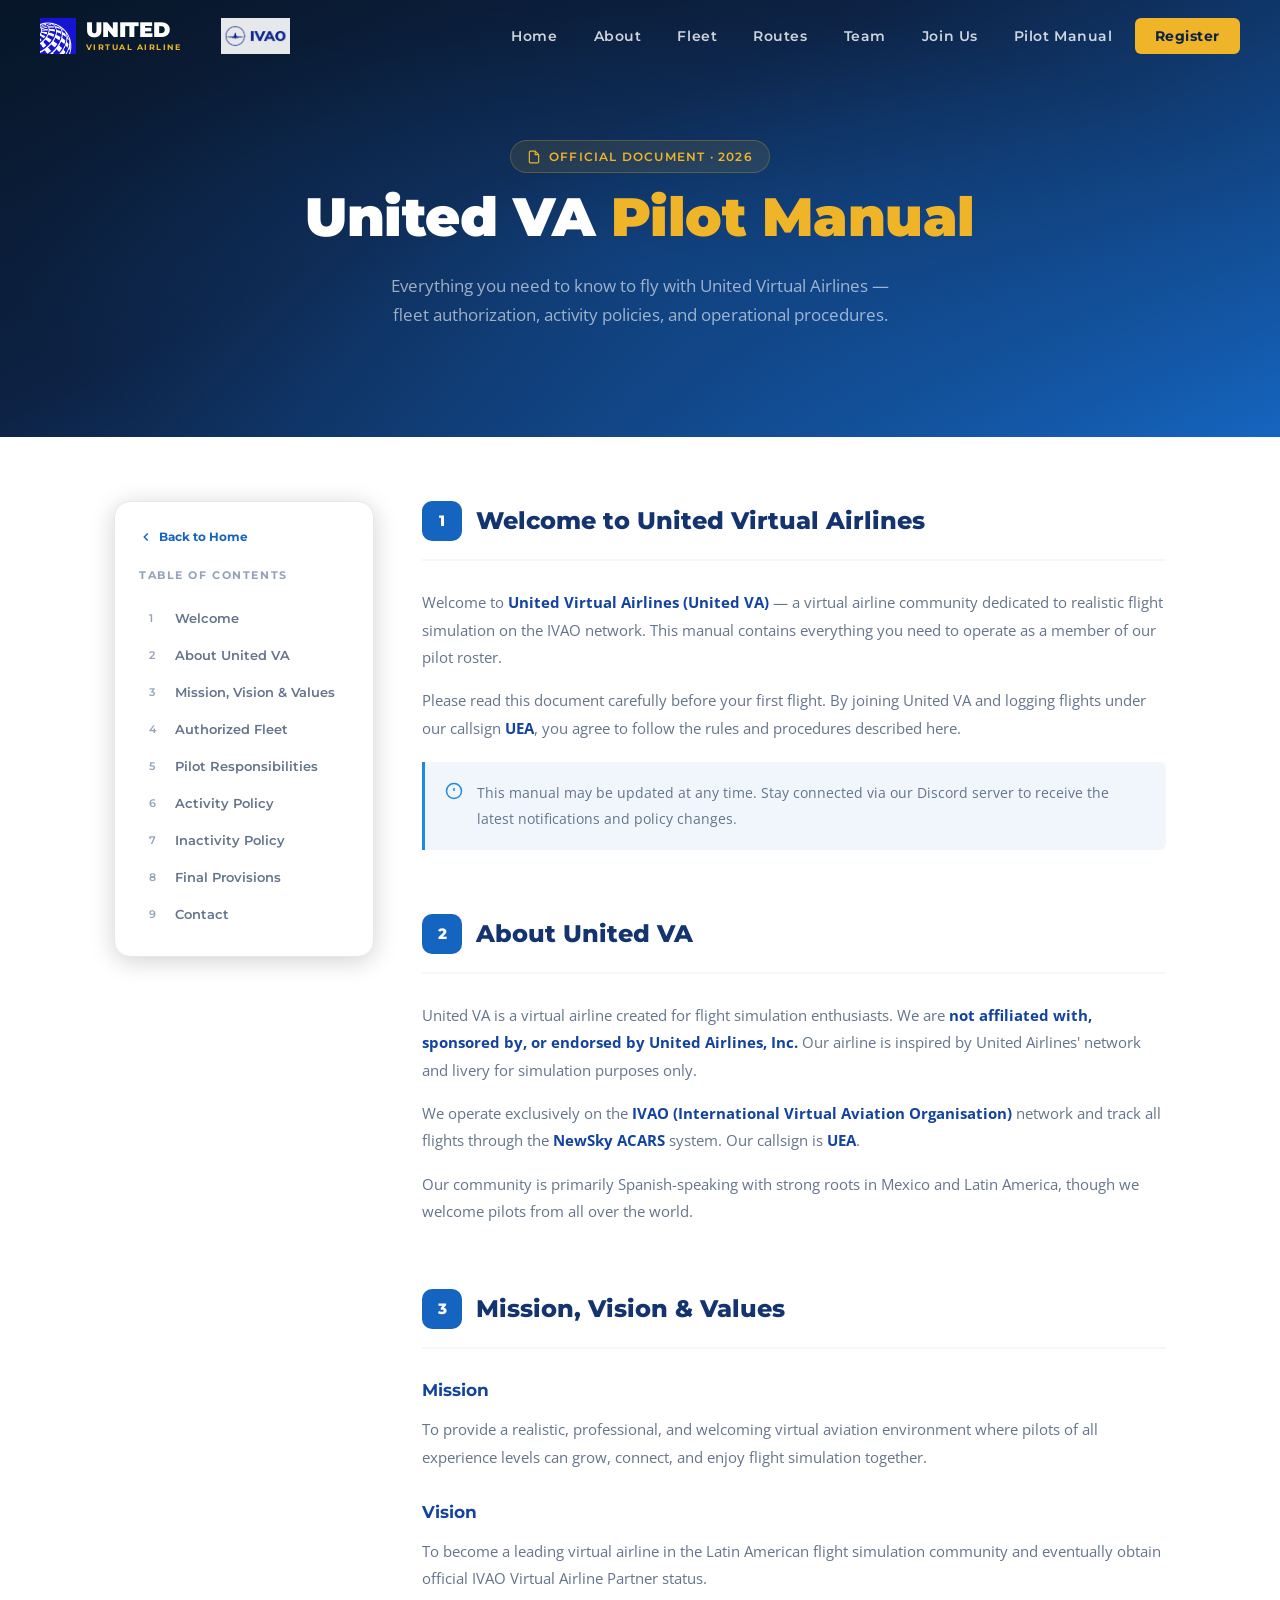
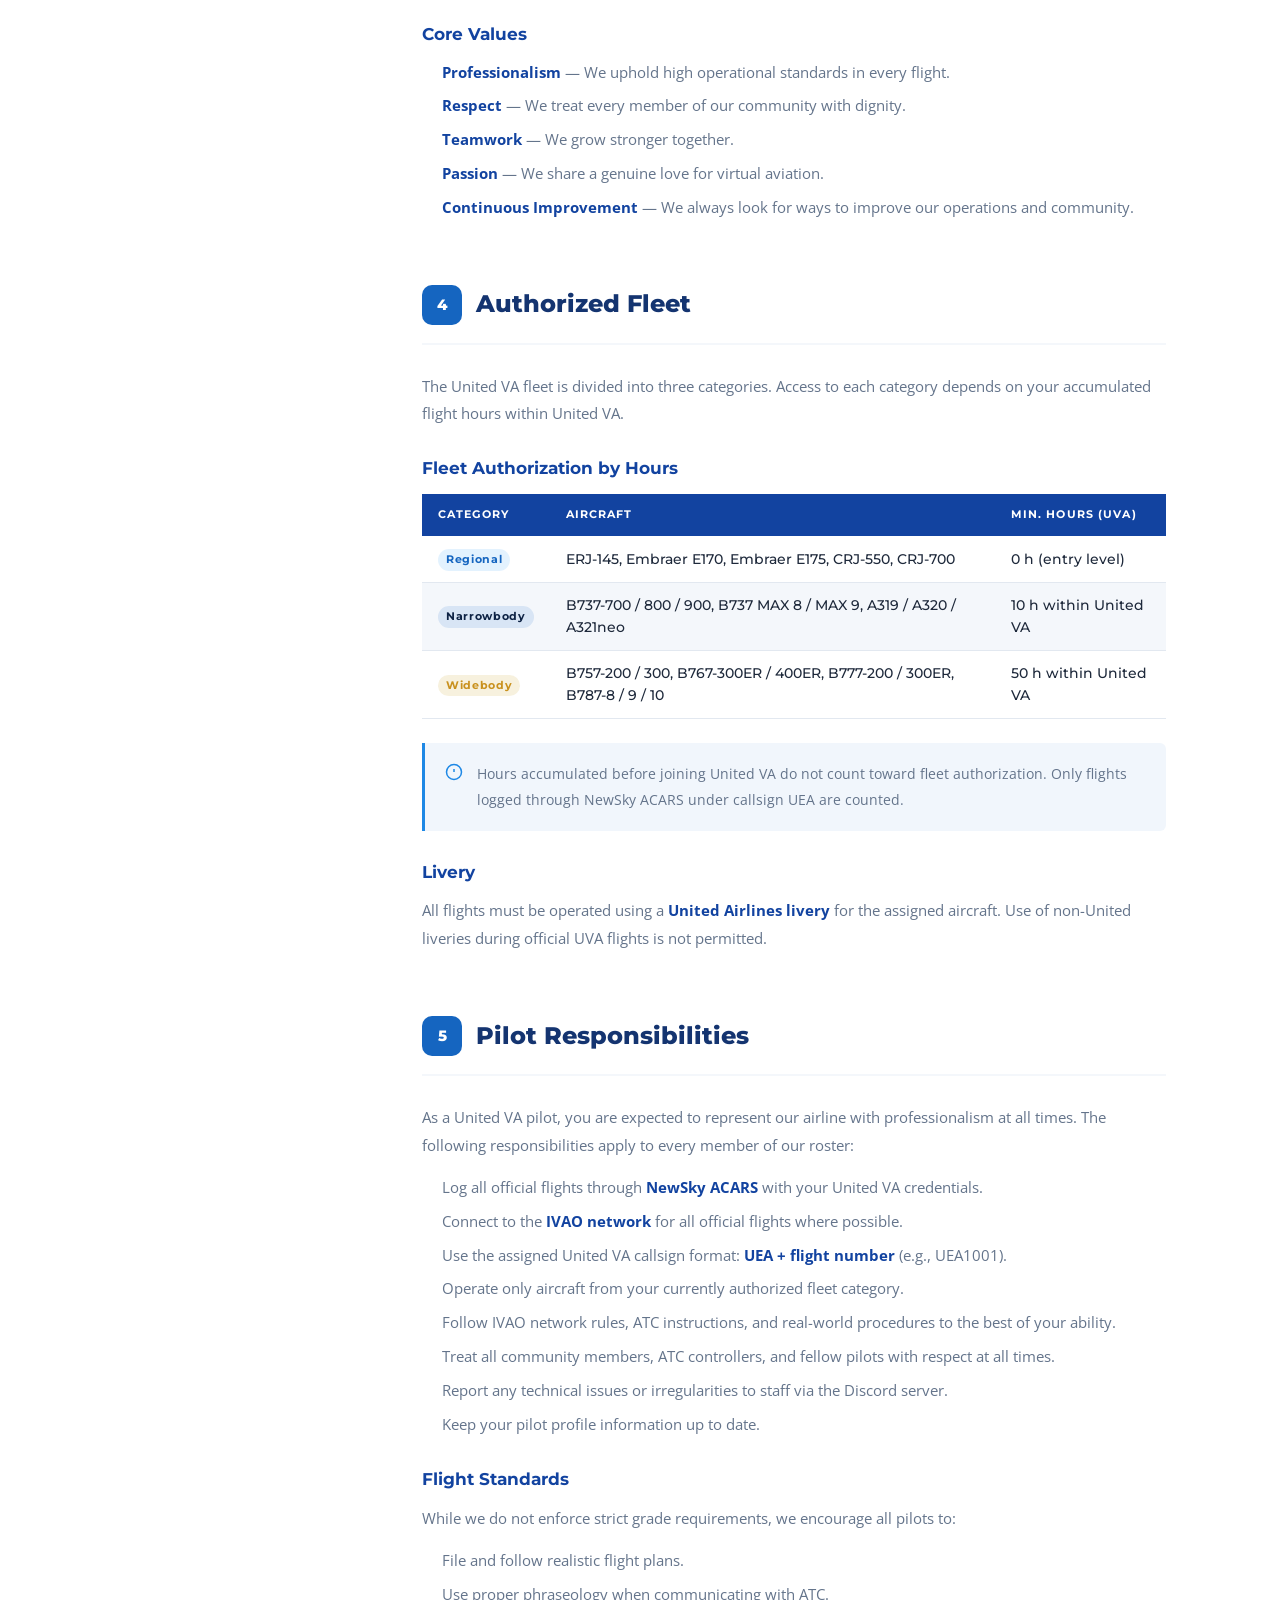
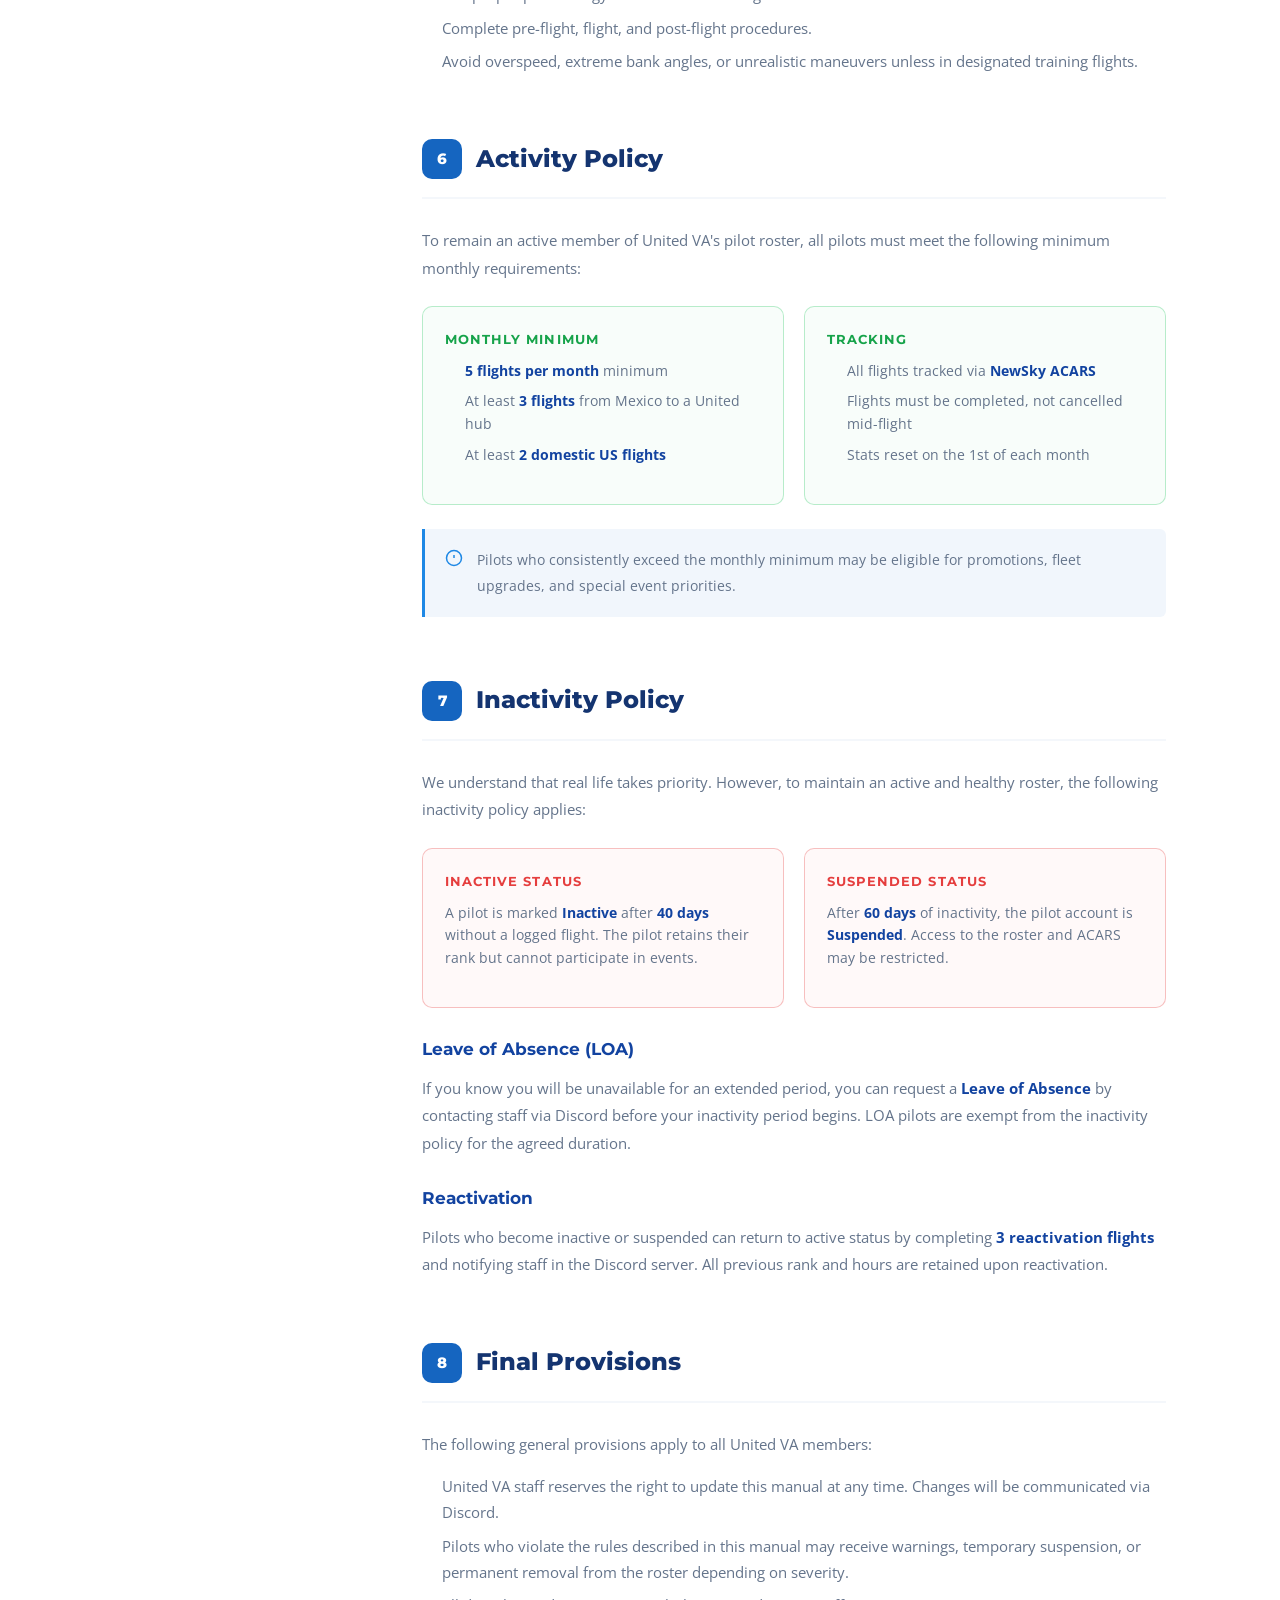
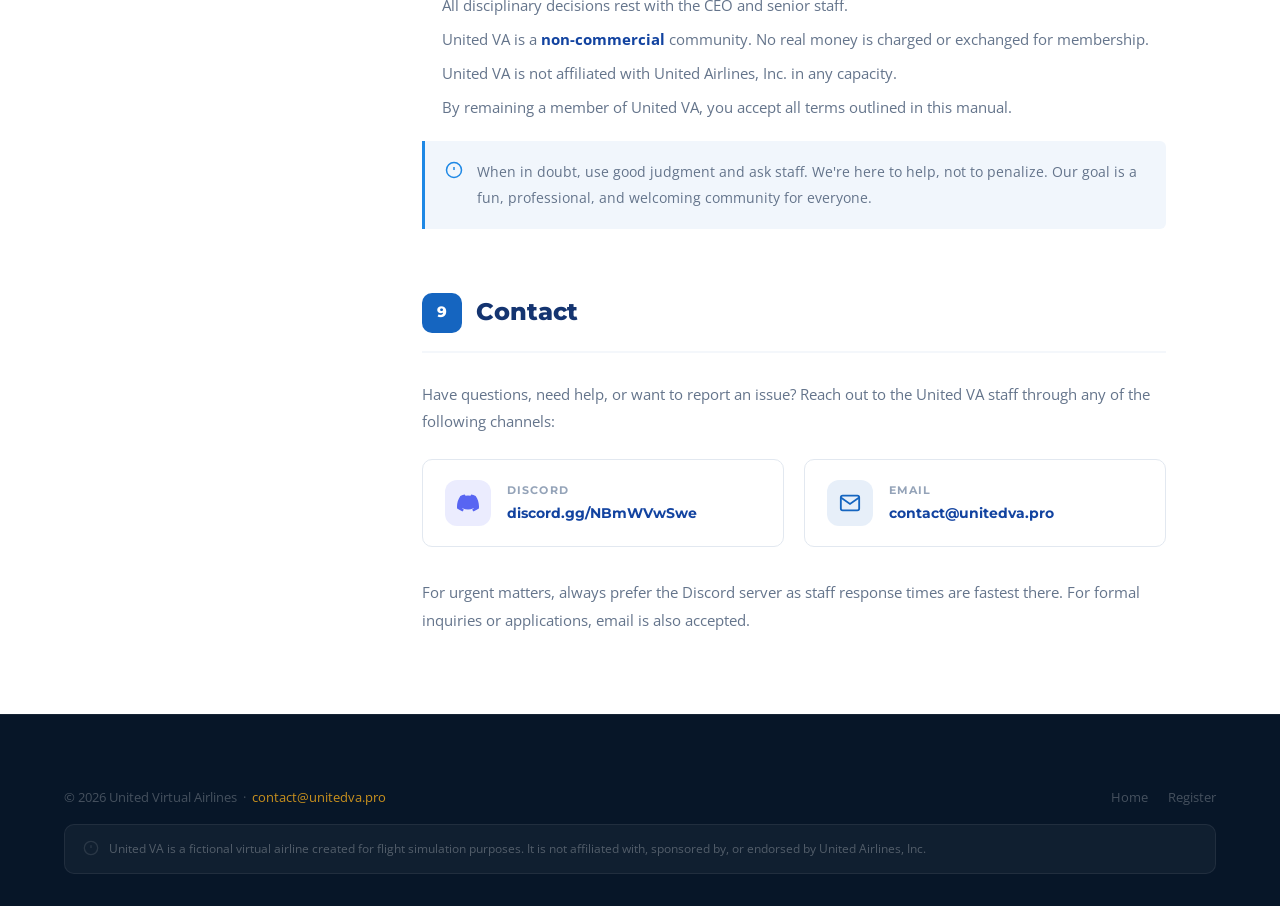
<file: manual.html>
<!DOCTYPE html>
<html lang="en">
<head>
  <meta charset="UTF-8" />
  <meta name="viewport" content="width=device-width, initial-scale=1.0" />
  <title>Pilot Manual — United VA</title>
  <meta name="description" content="United Virtual Airlines Pilot Manual — rules, fleet authorization, activity policy, and contact information." />
  <link rel="preconnect" href="https://fonts.googleapis.com" />
  <link rel="preconnect" href="https://fonts.gstatic.com" crossorigin />
  <link href="https://fonts.googleapis.com/css2?family=Montserrat:wght@300;400;600;700;800;900&family=Open+Sans:wght@300;400;600&display=swap" rel="stylesheet" />
  <link rel="stylesheet" href="css/style.css" />
  <style>
    /* ── Manual page overrides ── */
    .manual-hero {
      background: linear-gradient(155deg, #071628 0%, #0d2244 40%, #1565c0 100%);
      padding: 140px 0 80px;
      text-align: center;
      position: relative;
      overflow: hidden;
    }
    .manual-hero::before {
      content: '';
      position: absolute;
      inset: 0;
      background: radial-gradient(ellipse at 50% 60%, rgba(21,101,192,0.3) 0%, transparent 70%);
    }
    .manual-hero-content { position: relative; z-index: 1; }
    .manual-hero h1 {
      font-family: var(--font-head);
      font-size: clamp(2.2rem, 5vw, 3.4rem);
      font-weight: 900;
      color: var(--white);
      margin-bottom: 12px;
      letter-spacing: -0.01em;
    }
    .manual-hero p {
      font-size: 1.05rem;
      color: rgba(255,255,255,0.6);
      max-width: 520px;
      margin: 0 auto 28px;
      line-height: 1.7;
    }
    .manual-version {
      display: inline-flex;
      align-items: center;
      gap: 8px;
      font-family: var(--font-head);
      font-size: 0.75rem;
      font-weight: 600;
      letter-spacing: 0.1em;
      text-transform: uppercase;
      color: var(--gold);
      background: rgba(201,162,39,0.12);
      border: 1px solid rgba(201,162,39,0.3);
      padding: 6px 16px;
      border-radius: 40px;
    }

    /* ── Layout ── */
    .manual-layout {
      display: grid;
      grid-template-columns: 260px 1fr;
      gap: 48px;
      max-width: 1100px;
      margin: 0 auto;
      padding: 64px 24px;
      align-items: start;
    }

    /* ── Sidebar TOC ── */
    .manual-toc {
      position: sticky;
      top: 88px;
      background: var(--white);
      border: 1px solid var(--gray-200);
      border-radius: var(--radius-lg);
      padding: 24px;
      box-shadow: var(--shadow-card);
    }
    .toc-title {
      font-family: var(--font-head);
      font-size: 0.7rem;
      font-weight: 700;
      letter-spacing: 0.14em;
      text-transform: uppercase;
      color: var(--gray-400);
      margin-bottom: 16px;
    }
    .toc-list { display: flex; flex-direction: column; gap: 2px; }
    .toc-list a {
      display: flex;
      align-items: center;
      gap: 8px;
      font-family: var(--font-head);
      font-size: 0.82rem;
      font-weight: 600;
      color: var(--gray-600);
      padding: 7px 10px;
      border-radius: var(--radius-sm);
      transition: background var(--transition), color var(--transition);
      text-decoration: none;
    }
    .toc-list a:hover {
      background: rgba(21,101,192,0.07);
      color: var(--navy-500);
    }
    .toc-num {
      font-size: 0.68rem;
      color: var(--gray-400);
      min-width: 18px;
    }
    .toc-back {
      display: inline-flex;
      align-items: center;
      gap: 6px;
      font-family: var(--font-head);
      font-size: 0.78rem;
      font-weight: 700;
      color: var(--navy-500);
      margin-bottom: 20px;
      text-decoration: none;
      transition: color var(--transition);
    }
    .toc-back:hover { color: var(--navy-400); }

    /* ── Manual content ── */
    .manual-content { min-width: 0; }

    .manual-section {
      margin-bottom: 64px;
    }

    .manual-section:last-child { margin-bottom: 0; }

    .ms-header {
      display: flex;
      align-items: center;
      gap: 14px;
      margin-bottom: 28px;
      padding-bottom: 18px;
      border-bottom: 2px solid var(--off-white);
    }

    .ms-num {
      flex-shrink: 0;
      width: 40px;
      height: 40px;
      border-radius: 10px;
      background: var(--navy-500);
      color: var(--white);
      font-family: var(--font-head);
      font-size: 0.95rem;
      font-weight: 800;
      display: flex;
      align-items: center;
      justify-content: center;
    }

    .ms-header h2 {
      font-family: var(--font-head);
      font-size: 1.5rem;
      font-weight: 800;
      color: var(--navy-700);
      line-height: 1.2;
    }

    .manual-content p {
      font-size: 0.95rem;
      color: var(--gray-600);
      line-height: 1.8;
      margin-bottom: 16px;
    }

    .manual-content h3 {
      font-family: var(--font-head);
      font-size: 1.05rem;
      font-weight: 700;
      color: var(--navy-600);
      margin: 28px 0 12px;
    }

    .manual-content ul, .manual-content ol {
      padding-left: 20px;
      margin-bottom: 16px;
      display: flex;
      flex-direction: column;
      gap: 8px;
    }

    .manual-content li {
      font-size: 0.95rem;
      color: var(--gray-600);
      line-height: 1.7;
    }

    .manual-content strong { color: var(--navy-600); font-weight: 700; }

    /* ── Fleet table ── */
    .fleet-table {
      width: 100%;
      border-collapse: collapse;
      margin-bottom: 24px;
      font-size: 0.9rem;
    }
    .fleet-table th {
      font-family: var(--font-head);
      font-size: 0.7rem;
      font-weight: 700;
      letter-spacing: 0.1em;
      text-transform: uppercase;
      color: var(--white);
      background: var(--navy-600);
      padding: 12px 16px;
      text-align: left;
    }
    .fleet-table td {
      padding: 11px 16px;
      border-bottom: 1px solid var(--gray-200);
      color: var(--gray-800);
      font-family: var(--font-head);
      font-size: 0.88rem;
      font-weight: 500;
    }
    .fleet-table tr:nth-child(even) td { background: var(--off-white); }
    .fleet-table tr:hover td { background: rgba(21,101,192,0.04); }
    .fleet-table .badge-fleet {
      display: inline-block;
      font-size: 0.68rem;
      font-weight: 700;
      letter-spacing: 0.06em;
      padding: 2px 8px;
      border-radius: 12px;
      font-family: var(--font-head);
    }
    .badge-fleet.regional  { background: rgba(66,165,245,0.15); color: #1565c0; }
    .badge-fleet.narrow    { background: rgba(21,101,192,0.12); color: #0d2244; }
    .badge-fleet.wide      { background: rgba(201,162,39,0.15); color: #c9911e; }

    /* ── Policy cards ── */
    .policy-grid {
      display: grid;
      grid-template-columns: 1fr 1fr;
      gap: 20px;
      margin: 24px 0;
    }
    .policy-card {
      background: var(--white);
      border: 1.5px solid var(--gray-200);
      border-radius: var(--radius);
      padding: 22px;
    }
    .policy-card.warn { border-color: rgba(229,62,62,0.3); background: rgba(229,62,62,0.03); }
    .policy-card.ok   { border-color: rgba(34,197,94,0.3); background: rgba(34,197,94,0.03); }
    .policy-card h4 {
      font-family: var(--font-head);
      font-size: 0.82rem;
      font-weight: 700;
      letter-spacing: 0.08em;
      text-transform: uppercase;
      margin-bottom: 10px;
    }
    .policy-card.warn h4 { color: #e53e3e; }
    .policy-card.ok h4   { color: #16a34a; }
    .policy-card p, .policy-card li {
      font-size: 0.88rem;
      color: var(--gray-600);
      line-height: 1.6;
    }

    /* ── Info callout ── */
    .callout {
      display: flex;
      gap: 14px;
      background: rgba(21,101,192,0.06);
      border-left: 3px solid var(--navy-400);
      border-radius: 0 var(--radius-sm) var(--radius-sm) 0;
      padding: 18px 20px;
      margin: 20px 0;
    }
    .callout svg { flex-shrink: 0; color: var(--navy-400); margin-top: 2px; }
    .callout p { margin: 0; font-size: 0.9rem; }

    /* ── Contact section ── */
    .contact-grid {
      display: grid;
      grid-template-columns: 1fr 1fr;
      gap: 20px;
      margin-top: 24px;
    }
    .contact-card {
      display: flex;
      align-items: center;
      gap: 16px;
      background: var(--white);
      border: 1.5px solid var(--gray-200);
      border-radius: var(--radius);
      padding: 20px 22px;
      text-decoration: none;
      transition: border-color var(--transition), box-shadow var(--transition);
    }
    .contact-card:hover {
      border-color: rgba(21,101,192,0.3);
      box-shadow: 0 4px 16px rgba(21,101,192,0.08);
    }
    .cc-icon {
      width: 46px;
      height: 46px;
      border-radius: 12px;
      display: flex;
      align-items: center;
      justify-content: center;
      flex-shrink: 0;
    }
    .cc-icon.discord { background: rgba(88,101,242,0.12); color: #5865f2; }
    .cc-icon.email   { background: rgba(21,101,192,0.1); color: var(--navy-500); }
    .cc-text { display: flex; flex-direction: column; gap: 2px; }
    .cc-label {
      font-family: var(--font-head);
      font-size: 0.7rem;
      font-weight: 700;
      letter-spacing: 0.1em;
      text-transform: uppercase;
      color: var(--gray-400);
    }
    .cc-value {
      font-family: var(--font-head);
      font-size: 0.9rem;
      font-weight: 700;
      color: var(--navy-600);
    }

    /* ── Responsive ── */
    @media (max-width: 900px) {
      .manual-layout { grid-template-columns: 1fr; padding: 40px 24px; }
      .manual-toc { position: static; margin-bottom: 32px; }
      .policy-grid, .contact-grid { grid-template-columns: 1fr; }
    }
    @media (max-width: 600px) {
      .fleet-table { font-size: 0.82rem; }
      .fleet-table th, .fleet-table td { padding: 9px 12px; }
    }
  </style>
</head>
<body>

  <!-- ─── NAVBAR ─── -->
  <nav id="navbar">
    <div class="nav-container">
      <a href="index.html" class="nav-logo">
        <img src="images/ua-logo.png" alt="United Airlines" class="ua-logo-img"
             width="36" height="36"
             onerror="this.style.display='none'">
        <div class="logo-text-group">
          <span class="logo-airline">UNITED</span>
          <span class="logo-va-tag">VIRTUAL AIRLINE</span>
        </div>
      </a>

      <a href="https://ivao.aero" target="_blank" rel="noopener" class="nav-ivao-badge" aria-label="Fly on IVAO">
        <img src="images/logos/ivao-logo.jpeg" alt="IVAO" height="36" style="object-fit:contain; width:auto;">
      </a>

      <button class="hamburger" id="hamburger" aria-label="Toggle navigation">
        <span></span><span></span><span></span>
      </button>

      <ul class="nav-links" id="navLinks">
        <li><a href="index.html#home"    class="nav-link">Home</a></li>
        <li><a href="index.html#welcome" class="nav-link">About</a></li>
        <li><a href="index.html#fleet"   class="nav-link">Fleet</a></li>
        <li><a href="index.html#routes"  class="nav-link">Routes</a></li>
        <li><a href="index.html#team"    class="nav-link">Team</a></li>
        <li><a href="index.html#newsky"  class="nav-link">Join Us</a></li>
        <li><a href="manual.html"        class="nav-link active">Pilot Manual</a></li>
        <li><a href="index.html#register" class="btn-join">Register</a></li>
      </ul>
    </div>
  </nav>

  <!-- ─── HERO ─── -->
  <div class="manual-hero">
    <div class="manual-hero-content container">
      <span class="manual-version">
        <svg width="14" height="14" viewBox="0 0 24 24" fill="none" stroke="currentColor" stroke-width="2"><path d="M14 2H6a2 2 0 0 0-2 2v16a2 2 0 0 0 2 2h12a2 2 0 0 0 2-2V8z"/><polyline points="14 2 14 8 20 8"/></svg>
        Official Document · 2026
      </span>
      <h1>United VA <span class="gold">Pilot Manual</span></h1>
      <p>Everything you need to know to fly with United Virtual Airlines — fleet authorization, activity policies, and operational procedures.</p>
    </div>
  </div>

  <!-- ─── CONTENT ─── -->
  <div class="manual-layout">

    <!-- Sidebar TOC -->
    <aside class="manual-toc">
      <a href="index.html" class="toc-back">
        <svg width="14" height="14" viewBox="0 0 24 24" fill="none" stroke="currentColor" stroke-width="2.5"><polyline points="15 18 9 12 15 6"/></svg>
        Back to Home
      </a>
      <p class="toc-title">Table of Contents</p>
      <nav class="toc-list">
        <a href="#welcome"><span class="toc-num">1</span>Welcome</a>
        <a href="#about"><span class="toc-num">2</span>About United VA</a>
        <a href="#mission"><span class="toc-num">3</span>Mission, Vision &amp; Values</a>
        <a href="#fleet"><span class="toc-num">4</span>Authorized Fleet</a>
        <a href="#responsibilities"><span class="toc-num">5</span>Pilot Responsibilities</a>
        <a href="#activity"><span class="toc-num">6</span>Activity Policy</a>
        <a href="#inactivity"><span class="toc-num">7</span>Inactivity Policy</a>
        <a href="#provisions"><span class="toc-num">8</span>Final Provisions</a>
        <a href="#contact"><span class="toc-num">9</span>Contact</a>
      </nav>
    </aside>

    <!-- Main content -->
    <main class="manual-content">

      <!-- 1. Welcome -->
      <section class="manual-section" id="welcome">
        <div class="ms-header">
          <div class="ms-num">1</div>
          <h2>Welcome to United Virtual Airlines</h2>
        </div>
        <p>Welcome to <strong>United Virtual Airlines (United VA)</strong> — a virtual airline community dedicated to realistic flight simulation on the IVAO network. This manual contains everything you need to operate as a member of our pilot roster.</p>
        <p>Please read this document carefully before your first flight. By joining United VA and logging flights under our callsign <strong>UEA</strong>, you agree to follow the rules and procedures described here.</p>
        <div class="callout">
          <svg width="18" height="18" viewBox="0 0 24 24" fill="none" stroke="currentColor" stroke-width="2"><circle cx="12" cy="12" r="10"/><line x1="12" y1="8" x2="12" y2="12"/><line x1="12" y1="16" x2="12.01" y2="16"/></svg>
          <p>This manual may be updated at any time. Stay connected via our Discord server to receive the latest notifications and policy changes.</p>
        </div>
      </section>

      <!-- 2. About -->
      <section class="manual-section" id="about">
        <div class="ms-header">
          <div class="ms-num">2</div>
          <h2>About United VA</h2>
        </div>
        <p>United VA is a virtual airline created for flight simulation enthusiasts. We are <strong>not affiliated with, sponsored by, or endorsed by United Airlines, Inc.</strong> Our airline is inspired by United Airlines' network and livery for simulation purposes only.</p>
        <p>We operate exclusively on the <strong>IVAO (International Virtual Aviation Organisation)</strong> network and track all flights through the <strong>NewSky ACARS</strong> system. Our callsign is <strong>UEA</strong>.</p>
        <p>Our community is primarily Spanish-speaking with strong roots in Mexico and Latin America, though we welcome pilots from all over the world.</p>
      </section>

      <!-- 3. Mission, Vision & Values -->
      <section class="manual-section" id="mission">
        <div class="ms-header">
          <div class="ms-num">3</div>
          <h2>Mission, Vision &amp; Values</h2>
        </div>

        <h3>Mission</h3>
        <p>To provide a realistic, professional, and welcoming virtual aviation environment where pilots of all experience levels can grow, connect, and enjoy flight simulation together.</p>

        <h3>Vision</h3>
        <p>To become a leading virtual airline in the Latin American flight simulation community and eventually obtain official IVAO Virtual Airline Partner status.</p>

        <h3>Core Values</h3>
        <ul>
          <li><strong>Professionalism</strong> — We uphold high operational standards in every flight.</li>
          <li><strong>Respect</strong> — We treat every member of our community with dignity.</li>
          <li><strong>Teamwork</strong> — We grow stronger together.</li>
          <li><strong>Passion</strong> — We share a genuine love for virtual aviation.</li>
          <li><strong>Continuous Improvement</strong> — We always look for ways to improve our operations and community.</li>
        </ul>
      </section>

      <!-- 4. Fleet -->
      <section class="manual-section" id="fleet">
        <div class="ms-header">
          <div class="ms-num">4</div>
          <h2>Authorized Fleet</h2>
        </div>
        <p>The United VA fleet is divided into three categories. Access to each category depends on your accumulated flight hours within United VA.</p>

        <h3>Fleet Authorization by Hours</h3>

        <table class="fleet-table">
          <thead>
            <tr>
              <th>Category</th>
              <th>Aircraft</th>
              <th>Min. Hours (UVA)</th>
            </tr>
          </thead>
          <tbody>
            <tr>
              <td><span class="badge-fleet regional">Regional</span></td>
              <td>ERJ-145, Embraer E170, Embraer E175, CRJ-550, CRJ-700</td>
              <td>0 h (entry level)</td>
            </tr>
            <tr>
              <td><span class="badge-fleet narrow">Narrowbody</span></td>
              <td>B737-700 / 800 / 900, B737 MAX 8 / MAX 9, A319 / A320 / A321neo</td>
              <td>10 h within United VA</td>
            </tr>
            <tr>
              <td><span class="badge-fleet wide">Widebody</span></td>
              <td>B757-200 / 300, B767-300ER / 400ER, B777-200 / 300ER, B787-8 / 9 / 10</td>
              <td>50 h within United VA</td>
            </tr>
          </tbody>
        </table>

        <div class="callout">
          <svg width="18" height="18" viewBox="0 0 24 24" fill="none" stroke="currentColor" stroke-width="2"><circle cx="12" cy="12" r="10"/><line x1="12" y1="8" x2="12" y2="12"/><line x1="12" y1="16" x2="12.01" y2="16"/></svg>
          <p>Hours accumulated before joining United VA do not count toward fleet authorization. Only flights logged through NewSky ACARS under callsign UEA are counted.</p>
        </div>

        <h3>Livery</h3>
        <p>All flights must be operated using a <strong>United Airlines livery</strong> for the assigned aircraft. Use of non-United liveries during official UVA flights is not permitted.</p>
      </section>

      <!-- 5. Pilot Responsibilities -->
      <section class="manual-section" id="responsibilities">
        <div class="ms-header">
          <div class="ms-num">5</div>
          <h2>Pilot Responsibilities</h2>
        </div>
        <p>As a United VA pilot, you are expected to represent our airline with professionalism at all times. The following responsibilities apply to every member of our roster:</p>

        <ul>
          <li>Log all official flights through <strong>NewSky ACARS</strong> with your United VA credentials.</li>
          <li>Connect to the <strong>IVAO network</strong> for all official flights where possible.</li>
          <li>Use the assigned United VA callsign format: <strong>UEA + flight number</strong> (e.g., UEA1001).</li>
          <li>Operate only aircraft from your currently authorized fleet category.</li>
          <li>Follow IVAO network rules, ATC instructions, and real-world procedures to the best of your ability.</li>
          <li>Treat all community members, ATC controllers, and fellow pilots with respect at all times.</li>
          <li>Report any technical issues or irregularities to staff via the Discord server.</li>
          <li>Keep your pilot profile information up to date.</li>
        </ul>

        <h3>Flight Standards</h3>
        <p>While we do not enforce strict grade requirements, we encourage all pilots to:</p>
        <ul>
          <li>File and follow realistic flight plans.</li>
          <li>Use proper phraseology when communicating with ATC.</li>
          <li>Complete pre-flight, flight, and post-flight procedures.</li>
          <li>Avoid overspeed, extreme bank angles, or unrealistic maneuvers unless in designated training flights.</li>
        </ul>
      </section>

      <!-- 6. Activity Policy -->
      <section class="manual-section" id="activity">
        <div class="ms-header">
          <div class="ms-num">6</div>
          <h2>Activity Policy</h2>
        </div>
        <p>To remain an active member of United VA's pilot roster, all pilots must meet the following minimum monthly requirements:</p>

        <div class="policy-grid">
          <div class="policy-card ok">
            <h4>Monthly Minimum</h4>
            <ul>
              <li><strong>5 flights per month</strong> minimum</li>
              <li>At least <strong>3 flights</strong> from Mexico to a United hub</li>
              <li>At least <strong>2 domestic US flights</strong></li>
            </ul>
          </div>
          <div class="policy-card ok">
            <h4>Tracking</h4>
            <ul>
              <li>All flights tracked via <strong>NewSky ACARS</strong></li>
              <li>Flights must be completed, not cancelled mid-flight</li>
              <li>Stats reset on the 1st of each month</li>
            </ul>
          </div>
        </div>

        <div class="callout">
          <svg width="18" height="18" viewBox="0 0 24 24" fill="none" stroke="currentColor" stroke-width="2"><circle cx="12" cy="12" r="10"/><line x1="12" y1="8" x2="12" y2="12"/><line x1="12" y1="16" x2="12.01" y2="16"/></svg>
          <p>Pilots who consistently exceed the monthly minimum may be eligible for promotions, fleet upgrades, and special event priorities.</p>
        </div>
      </section>

      <!-- 7. Inactivity Policy -->
      <section class="manual-section" id="inactivity">
        <div class="ms-header">
          <div class="ms-num">7</div>
          <h2>Inactivity Policy</h2>
        </div>
        <p>We understand that real life takes priority. However, to maintain an active and healthy roster, the following inactivity policy applies:</p>

        <div class="policy-grid">
          <div class="policy-card warn">
            <h4>Inactive Status</h4>
            <p>A pilot is marked <strong>Inactive</strong> after <strong>40 days</strong> without a logged flight. The pilot retains their rank but cannot participate in events.</p>
          </div>
          <div class="policy-card warn">
            <h4>Suspended Status</h4>
            <p>After <strong>60 days</strong> of inactivity, the pilot account is <strong>Suspended</strong>. Access to the roster and ACARS may be restricted.</p>
          </div>
        </div>

        <h3>Leave of Absence (LOA)</h3>
        <p>If you know you will be unavailable for an extended period, you can request a <strong>Leave of Absence</strong> by contacting staff via Discord before your inactivity period begins. LOA pilots are exempt from the inactivity policy for the agreed duration.</p>

        <h3>Reactivation</h3>
        <p>Pilots who become inactive or suspended can return to active status by completing <strong>3 reactivation flights</strong> and notifying staff in the Discord server. All previous rank and hours are retained upon reactivation.</p>
      </section>

      <!-- 8. Final Provisions -->
      <section class="manual-section" id="provisions">
        <div class="ms-header">
          <div class="ms-num">8</div>
          <h2>Final Provisions</h2>
        </div>
        <p>The following general provisions apply to all United VA members:</p>

        <ul>
          <li>United VA staff reserves the right to update this manual at any time. Changes will be communicated via Discord.</li>
          <li>Pilots who violate the rules described in this manual may receive warnings, temporary suspension, or permanent removal from the roster depending on severity.</li>
          <li>All disciplinary decisions rest with the CEO and senior staff.</li>
          <li>United VA is a <strong>non-commercial</strong> community. No real money is charged or exchanged for membership.</li>
          <li>United VA is not affiliated with United Airlines, Inc. in any capacity.</li>
          <li>By remaining a member of United VA, you accept all terms outlined in this manual.</li>
        </ul>

        <div class="callout">
          <svg width="18" height="18" viewBox="0 0 24 24" fill="none" stroke="currentColor" stroke-width="2"><circle cx="12" cy="12" r="10"/><line x1="12" y1="8" x2="12" y2="12"/><line x1="12" y1="16" x2="12.01" y2="16"/></svg>
          <p>When in doubt, use good judgment and ask staff. We're here to help, not to penalize. Our goal is a fun, professional, and welcoming community for everyone.</p>
        </div>
      </section>

      <!-- 9. Contact -->
      <section class="manual-section" id="contact">
        <div class="ms-header">
          <div class="ms-num">9</div>
          <h2>Contact</h2>
        </div>
        <p>Have questions, need help, or want to report an issue? Reach out to the United VA staff through any of the following channels:</p>

        <div class="contact-grid">
          <a href="https://discord.gg/NBmWVwSwe" target="_blank" rel="noopener" class="contact-card">
            <div class="cc-icon discord">
              <svg width="22" height="22" viewBox="0 0 24 24" fill="currentColor"><path d="M20.317 4.37a19.791 19.791 0 0 0-4.885-1.515.074.074 0 0 0-.079.037c-.21.375-.444.864-.608 1.25a18.27 18.27 0 0 0-5.487 0 12.64 12.64 0 0 0-.617-1.25.077.077 0 0 0-.079-.037A19.736 19.736 0 0 0 3.677 4.37a.07.07 0 0 0-.032.027C.533 9.046-.32 13.58.099 18.057.1 18.08.114 18.1.134 18.117a19.9 19.9 0 0 0 5.993 3.03.078.078 0 0 0 .084-.028c.462-.63.874-1.295 1.226-1.994a.076.076 0 0 0-.041-.106 13.107 13.107 0 0 1-1.872-.892.077.077 0 0 1-.008-.128 10.2 10.2 0 0 0 .372-.292.074.074 0 0 1 .077-.01c3.928 1.793 8.18 1.793 12.062 0a.074.074 0 0 1 .078.01c.12.098.246.198.373.292a.077.077 0 0 1-.006.127 12.299 12.299 0 0 1-1.873.892.077.077 0 0 0-.041.107c.36.698.772 1.362 1.225 1.993a.076.076 0 0 0 .084.028 19.839 19.839 0 0 0 6.002-3.03.077.077 0 0 0 .032-.054c.5-5.177-.838-9.674-3.549-13.66a.061.061 0 0 0-.031-.03z"/></svg>
            </div>
            <div class="cc-text">
              <span class="cc-label">Discord</span>
              <span class="cc-value">discord.gg/NBmWVwSwe</span>
            </div>
          </a>
          <a href="mailto:contact@unitedva.pro" class="contact-card">
            <div class="cc-icon email">
              <svg width="22" height="22" viewBox="0 0 24 24" fill="none" stroke="currentColor" stroke-width="2"><path d="M4 4h16c1.1 0 2 .9 2 2v12c0 1.1-.9 2-2 2H4c-1.1 0-2-.9-2-2V6c0-1.1.9-2 2-2z"/><polyline points="22,6 12,13 2,6"/></svg>
            </div>
            <div class="cc-text">
              <span class="cc-label">Email</span>
              <span class="cc-value">contact@unitedva.pro</span>
            </div>
          </a>
        </div>

        <p style="margin-top:32px;">For urgent matters, always prefer the Discord server as staff response times are fastest there. For formal inquiries or applications, email is also accepted.</p>
      </section>

    </main>
  </div>

  <!-- ─── FOOTER ─── -->
  <footer class="footer">
    <div class="container">
      <div class="footer-bottom" style="padding-top: 0;">
        <p>&copy; 2026 United Virtual Airlines &nbsp;·&nbsp; <a href="mailto:contact@unitedva.pro">contact@unitedva.pro</a></p>
        <div class="footer-legal">
          <a href="index.html">Home</a>
          <a href="index.html#register">Register</a>
        </div>
      </div>
      <div class="footer-disclaimer" style="margin-top: 16px; margin-bottom: 0;">
        <svg width="16" height="16" viewBox="0 0 24 24" fill="none" stroke="currentColor" stroke-width="2"><circle cx="12" cy="12" r="10"/><line x1="12" y1="8" x2="12" y2="12"/><line x1="12" y1="16" x2="12.01" y2="16"/></svg>
        <p>United VA is a fictional virtual airline created for flight simulation purposes. It is not affiliated with, sponsored by, or endorsed by United Airlines, Inc.</p>
      </div>
    </div>
  </footer>

  <script src="js/script.js"></script>
</body>
</html>
</file>
<file: css/style.css>
/* ═══════════════════════════════════════════
   United VA — Main Stylesheet
   Color palette: Sky blue & Gold
════════════════════════════════════════════ */

/* ─── Variables ─── */
:root {
  --navy-900: #071628;
  --navy-800: #0d2244;
  --navy-700: #143470;
  --navy-600: #1243a0;
  --navy-500: #1565c0;
  --navy-400: #1e88e5;
  --navy-300: #42a5f5;

  --gold:       #f0b429;
  --gold-light: #f7cc46;
  --gold-dim:   #c9911e;

  --white:    #ffffff;
  --off-white: #f4f7fb;
  --gray-200: #e2e8f0;
  --gray-400: #94a3b8;
  --gray-600: #64748b;
  --gray-800: #1e293b;

  --font-head: 'Montserrat', sans-serif;
  --font-body: 'Open Sans', sans-serif;

  --radius-sm: 6px;
  --radius:    10px;
  --radius-lg: 16px;
  --radius-xl: 24px;

  --shadow-card: 0 4px 24px rgba(0,0,0,0.18);
  --shadow-card-hover: 0 12px 40px rgba(0,0,0,0.32);

  --transition: 0.3s cubic-bezier(0.4,0,0.2,1);
}

/* ─── Reset & Base ─── */
*, *::before, *::after { box-sizing: border-box; margin: 0; padding: 0; }

html { scroll-behavior: smooth; font-size: 16px; }

body {
  font-family: var(--font-body);
  background: var(--white);
  color: var(--gray-800);
  overflow-x: hidden;
  line-height: 1.6;
}

a { text-decoration: none; color: inherit; }
ul { list-style: none; }
img, svg { display: block; }

.container {
  max-width: 1200px;
  margin: 0 auto;
  padding: 0 24px;
}

.gold { color: var(--gold); }

/* ─── Navbar ─── */
#navbar {
  position: fixed;
  top: 0; left: 0; right: 0;
  z-index: 1000;
  background: transparent;
  transition: background var(--transition), box-shadow var(--transition), backdrop-filter var(--transition);
  padding: 0 24px;
}

#navbar.scrolled {
  background: rgba(5, 21, 37, 0.95);
  backdrop-filter: blur(16px);
  box-shadow: 0 2px 20px rgba(0,0,0,0.4);
}

.nav-container {
  max-width: 1200px;
  margin: 0 auto;
  height: 72px;
  display: flex;
  align-items: center;
  gap: 32px;
}

.nav-logo {
  display: flex;
  align-items: center;
  gap: 10px;
  flex-shrink: 0;
}

.logo-text {
  font-family: var(--font-head);
  font-size: 1.25rem;
  font-weight: 600;
  color: var(--white);
  letter-spacing: 0.02em;
}

.logo-text strong {
  color: var(--gold);
  font-weight: 800;
}

.nav-links {
  display: flex;
  align-items: center;
  gap: 8px;
  margin-left: auto;
}

.nav-link {
  font-family: var(--font-head);
  font-size: 0.875rem;
  font-weight: 600;
  color: rgba(255,255,255,0.8);
  padding: 8px 14px;
  border-radius: var(--radius-sm);
  letter-spacing: 0.04em;
  transition: color var(--transition), background var(--transition);
}

.nav-link:hover, .nav-link.active {
  color: var(--white);
  background: rgba(255,255,255,0.08);
}

.btn-join {
  font-family: var(--font-head);
  font-size: 0.875rem;
  font-weight: 700;
  color: var(--navy-800);
  background: var(--gold);
  padding: 9px 20px;
  border-radius: var(--radius-sm);
  letter-spacing: 0.04em;
  transition: background var(--transition), transform var(--transition);
}

.btn-join:hover {
  background: var(--gold-light);
  transform: translateY(-1px);
}

.hamburger {
  display: none;
  flex-direction: column;
  gap: 5px;
  background: none;
  border: none;
  cursor: pointer;
  padding: 8px;
  margin-left: auto;
}

.hamburger span {
  display: block;
  width: 24px;
  height: 2px;
  background: var(--white);
  border-radius: 2px;
  transition: var(--transition);
}

.hamburger.open span:nth-child(1) { transform: translateY(7px) rotate(45deg); }
.hamburger.open span:nth-child(2) { opacity: 0; }
.hamburger.open span:nth-child(3) { transform: translateY(-7px) rotate(-45deg); }

/* ─── Buttons ─── */
.btn {
  display: inline-flex;
  align-items: center;
  gap: 8px;
  font-family: var(--font-head);
  font-weight: 700;
  font-size: 0.9rem;
  padding: 13px 26px;
  border-radius: var(--radius-sm);
  letter-spacing: 0.04em;
  cursor: pointer;
  border: none;
  transition: background var(--transition), transform var(--transition), box-shadow var(--transition);
}

.btn-gold {
  background: var(--gold);
  color: var(--navy-900);
}

.btn-gold:hover {
  background: var(--gold-light);
  transform: translateY(-2px);
  box-shadow: 0 8px 24px rgba(201,162,39,0.4);
}

.btn-outline {
  background: rgba(255,255,255,0.08);
  color: var(--white);
  border: 1.5px solid rgba(255,255,255,0.3);
  backdrop-filter: blur(8px);
}

.btn-outline:hover {
  background: rgba(255,255,255,0.15);
  border-color: rgba(255,255,255,0.6);
  transform: translateY(-2px);
}

.btn-lg {
  padding: 16px 36px;
  font-size: 1rem;
}

/* ─── Hero ─── */
.hero {
  position: relative;
  min-height: 100vh;
  display: flex;
  align-items: center;
  justify-content: center;
  overflow: hidden;
  background: linear-gradient(155deg, #071628 0%, #0d2244 35%, #143470 65%, #1565c0 100%);
}

#starCanvas {
  position: absolute;
  inset: 0;
  width: 100%;
  height: 100%;
  pointer-events: none;
}

.hero-glow {
  position: absolute;
  bottom: -20%;
  left: 50%;
  transform: translateX(-50%);
  width: 800px;
  height: 400px;
  background: radial-gradient(ellipse at center, rgba(17,100,180,0.25) 0%, transparent 70%);
  pointer-events: none;
}

.hero-aircraft {
  position: absolute;
  right: -60px;
  bottom: 10%;
  width: 620px;
  opacity: 0.06;
  transform: rotate(-8deg);
  pointer-events: none;
}

.plane-svg { width: 100%; height: auto; }

.hero-content {
  position: relative;
  z-index: 2;
  text-align: center;
  max-width: 780px;
  padding: 0 24px;
  padding-top: 80px;
}

.hero-badge {
  display: inline-flex;
  align-items: center;
  gap: 8px;
  font-family: var(--font-head);
  font-size: 0.78rem;
  font-weight: 600;
  letter-spacing: 0.12em;
  text-transform: uppercase;
  color: var(--gold);
  background: rgba(201,162,39,0.12);
  border: 1px solid rgba(201,162,39,0.3);
  padding: 6px 16px;
  border-radius: 40px;
  margin-bottom: 28px;
}

.badge-pulse {
  width: 7px;
  height: 7px;
  background: var(--gold);
  border-radius: 50%;
  animation: pulse 2s infinite;
}

@keyframes pulse {
  0%, 100% { box-shadow: 0 0 0 0 rgba(201,162,39,0.5); }
  50%       { box-shadow: 0 0 0 6px rgba(201,162,39,0); }
}

.hero-title {
  font-family: var(--font-head);
  font-size: clamp(4rem, 10vw, 7rem);
  font-weight: 900;
  color: var(--white);
  line-height: 1;
  letter-spacing: -0.02em;
  margin-bottom: 18px;
}

.hero-sub {
  font-family: var(--font-head);
  font-size: clamp(1rem, 2.5vw, 1.4rem);
  font-weight: 300;
  color: rgba(255,255,255,0.75);
  letter-spacing: 0.06em;
  text-transform: uppercase;
  margin-bottom: 16px;
}

.hero-desc {
  font-size: 1.05rem;
  color: rgba(255,255,255,0.6);
  max-width: 520px;
  margin: 0 auto 40px;
  line-height: 1.7;
}

.hero-btns {
  display: flex;
  align-items: center;
  justify-content: center;
  gap: 16px;
  flex-wrap: wrap;
}

.hero-scroll {
  position: absolute;
  bottom: 36px;
  left: 50%;
  transform: translateX(-50%);
  display: flex;
  flex-direction: column;
  align-items: center;
  gap: 8px;
  color: rgba(255,255,255,0.4);
  font-family: var(--font-head);
  font-size: 0.72rem;
  letter-spacing: 0.1em;
  text-transform: uppercase;
  animation: fadeInUp 1s 1.5s both;
}

.scroll-mouse {
  width: 22px;
  height: 36px;
  border: 2px solid rgba(255,255,255,0.25);
  border-radius: 12px;
  display: flex;
  justify-content: center;
  padding-top: 6px;
}

.scroll-wheel {
  width: 3px;
  height: 8px;
  background: rgba(255,255,255,0.5);
  border-radius: 2px;
  animation: scrollWheel 1.8s infinite;
}

@keyframes scrollWheel {
  0%   { transform: translateY(0); opacity: 1; }
  100% { transform: translateY(12px); opacity: 0; }
}

/* ─── Stats Bar ─── */
.stats-bar {
  background: linear-gradient(90deg, #1243a0 0%, #1565c0 50%, #1243a0 100%);
  padding: 40px 24px;
  position: relative;
  overflow: hidden;
}

.stats-bar::before {
  content: '';
  position: absolute;
  inset: 0;
  background: url("data:image/svg+xml,%3Csvg width='60' height='60' viewBox='0 0 60 60' xmlns='http://www.w3.org/2000/svg'%3E%3Cg fill='none' fill-rule='evenodd'%3E%3Cg fill='%23ffffff' fill-opacity='0.03'%3E%3Cpath d='M36 34v-4h-2v4h-4v2h4v4h2v-4h4v-2h-4zm0-30V0h-2v4h-4v2h4v4h2V6h4V4h-4zM6 34v-4H4v4H0v2h4v4h2v-4h4v-2H6zM6 4V0H4v4H0v2h4v4h2V6h4V4H6z'/%3E%3C/g%3E%3C/g%3E%3C/svg%3E");
}

.stats-inner {
  max-width: 900px;
  margin: 0 auto;
  display: flex;
  align-items: center;
  justify-content: center;
  gap: 0;
  position: relative;
}

.stat-item {
  flex: 1;
  display: flex;
  flex-direction: column;
  align-items: center;
  gap: 6px;
  text-align: center;
}

.stat-num {
  font-family: var(--font-head);
  font-size: clamp(2rem, 4vw, 2.8rem);
  font-weight: 800;
  color: var(--white);
  line-height: 1;
}

.stat-lbl {
  font-family: var(--font-head);
  font-size: 0.78rem;
  font-weight: 600;
  color: rgba(255,255,255,0.55);
  letter-spacing: 0.1em;
  text-transform: uppercase;
}

.stat-divider {
  width: 1px;
  height: 56px;
  background: rgba(255,255,255,0.15);
  margin: 0 24px;
  flex-shrink: 0;
}

/* ─── Section Shared ─── */
.section-header {
  text-align: center;
  margin-bottom: 64px;
}

.section-tag {
  display: inline-block;
  font-family: var(--font-head);
  font-size: 0.75rem;
  font-weight: 700;
  letter-spacing: 0.14em;
  text-transform: uppercase;
  color: var(--navy-400);
  background: rgba(17,100,180,0.1);
  border: 1px solid rgba(17,100,180,0.2);
  padding: 5px 14px;
  border-radius: 40px;
  margin-bottom: 18px;
}

.section-tag.light {
  color: var(--gold);
  background: rgba(201,162,39,0.12);
  border-color: rgba(201,162,39,0.3);
}

.section-title {
  font-family: var(--font-head);
  font-size: clamp(1.8rem, 4vw, 2.6rem);
  font-weight: 800;
  color: var(--navy-700);
  line-height: 1.2;
  margin-bottom: 16px;
}

.section-desc {
  font-size: 1.05rem;
  color: var(--gray-600);
  max-width: 580px;
  margin: 0 auto;
  line-height: 1.7;
}

/* ─── Fleet ─── */
.fleet-section {
  padding: 100px 0;
  background: var(--off-white);
}

.fleet-grid {
  display: grid;
  grid-template-columns: repeat(auto-fill, minmax(340px, 1fr));
  gap: 28px;
}

.fleet-card {
  background: var(--white);
  border-radius: var(--radius-lg);
  overflow: hidden;
  box-shadow: var(--shadow-card);
  transition: transform var(--transition), box-shadow var(--transition);
}

.fleet-card:hover {
  transform: translateY(-6px);
  box-shadow: var(--shadow-card-hover);
}

.fcard-visual {
  position: relative;
  height: 180px;
  display: flex;
  align-items: center;
  justify-content: center;
  overflow: hidden;
}

/* Aircraft visual backgrounds */
.vis-narrowbody  { background: linear-gradient(135deg, #1243a0 0%, #1e88e5 100%); }
.vis-757         { background: linear-gradient(135deg, #1565c0 0%, #42a5f5 100%); }
.vis-widebody    { background: linear-gradient(135deg, #0d2244 0%, #1565c0 100%); }
.vis-triple7     { background: linear-gradient(135deg, #071628 0%, #1243a0 100%); }
.vis-dreamliner  { background: linear-gradient(135deg, #0d2244 0%, #1e88e5 60%, #f0b429 100%); }
.vis-regional    { background: linear-gradient(135deg, #0d3050 0%, #1a6090 100%); }

.fcard-plane {
  width: 88%;
  max-width: 240px;
  filter: drop-shadow(0 4px 16px rgba(0,0,0,0.3));
}

.fcard-badge {
  position: absolute;
  top: 14px;
  right: 14px;
  font-family: var(--font-head);
  font-size: 0.68rem;
  font-weight: 700;
  letter-spacing: 0.08em;
  text-transform: uppercase;
  color: var(--white);
  background: rgba(255,255,255,0.15);
  border: 1px solid rgba(255,255,255,0.25);
  padding: 4px 10px;
  border-radius: 20px;
  backdrop-filter: blur(8px);
}

.fcard-badge.popular {
  background: rgba(201,162,39,0.25);
  border-color: rgba(201,162,39,0.5);
  color: var(--gold-light);
}

.fcard-badge.flagship {
  background: rgba(201,162,39,0.3);
  border-color: var(--gold);
  color: var(--gold-light);
}

.fcard-info {
  padding: 24px 24px 28px;
}

.fcard-info h3 {
  font-family: var(--font-head);
  font-size: 1.15rem;
  font-weight: 800;
  color: var(--navy-700);
  margin-bottom: 4px;
}

.fcard-sub {
  font-size: 0.82rem;
  color: var(--gray-600);
  font-weight: 600;
  margin-bottom: 20px;
  font-family: var(--font-head);
  letter-spacing: 0.04em;
}

.fcard-specs {
  display: grid;
  grid-template-columns: 1fr 1fr;
  gap: 10px 8px;
}

.spec-row {
  display: flex;
  flex-direction: column;
  gap: 2px;
  background: var(--off-white);
  border-radius: var(--radius-sm);
  padding: 10px 12px;
}

.spec-row span:first-child {
  font-family: var(--font-head);
  font-size: 0.67rem;
  font-weight: 700;
  letter-spacing: 0.1em;
  text-transform: uppercase;
  color: var(--gray-400);
}

.spec-row span:last-child {
  font-family: var(--font-head);
  font-size: 0.88rem;
  font-weight: 700;
  color: var(--navy-600);
}

/* ─── Routes ─── */
.routes-section {
  padding: 100px 0;
  background: var(--white);
}

.routes-section .section-title { color: var(--navy-700); }

.route-tabs {
  display: flex;
  justify-content: center;
  gap: 8px;
  flex-wrap: wrap;
  margin-bottom: 48px;
}

.rtab {
  font-family: var(--font-head);
  font-size: 0.82rem;
  font-weight: 700;
  letter-spacing: 0.06em;
  color: var(--gray-600);
  background: var(--off-white);
  border: 1.5px solid var(--gray-200);
  padding: 9px 20px;
  border-radius: 40px;
  cursor: pointer;
  transition: all var(--transition);
}

.rtab:hover {
  color: var(--navy-500);
  border-color: var(--navy-300);
  background: rgba(17,100,180,0.06);
}

.rtab.active {
  background: var(--navy-500);
  color: var(--white);
  border-color: var(--navy-500);
}

.routes-grid {
  display: grid;
  grid-template-columns: repeat(auto-fill, minmax(310px, 1fr));
  gap: 24px;
}

.route-card {
  background: var(--white);
  border: 1.5px solid var(--gray-200);
  border-radius: var(--radius-lg);
  overflow: hidden;
  transition: transform var(--transition), box-shadow var(--transition), border-color var(--transition);
}

.route-card:hover {
  transform: translateY(-4px);
  box-shadow: 0 12px 36px rgba(0,53,128,0.12);
  border-color: rgba(17,100,180,0.3);
}

.route-card.hidden {
  display: none;
}

.rcard-top {
  padding: 22px 22px 18px;
  background: linear-gradient(135deg, var(--navy-700) 0%, var(--navy-600) 100%);
}

.airports {
  display: flex;
  align-items: center;
  gap: 8px;
  margin-bottom: 14px;
}

.aprt {
  display: flex;
  flex-direction: column;
  gap: 3px;
  min-width: 52px;
}

.aprt.right { text-align: right; align-items: flex-end; }

.iata {
  font-family: var(--font-head);
  font-size: 1.45rem;
  font-weight: 900;
  color: var(--white);
  letter-spacing: 0.02em;
  line-height: 1;
}

.city {
  font-family: var(--font-head);
  font-size: 0.68rem;
  font-weight: 500;
  color: rgba(255,255,255,0.55);
  letter-spacing: 0.04em;
}

.rline {
  flex: 1;
  position: relative;
  display: flex;
  align-items: center;
  justify-content: center;
}

.rline-track {
  position: absolute;
  left: 0; right: 0;
  height: 1.5px;
  background: linear-gradient(90deg, rgba(255,255,255,0.15), rgba(201,162,39,0.6), rgba(255,255,255,0.15));
  border-radius: 2px;
}

.rline-plane {
  width: 20px;
  height: 20px;
  color: var(--gold);
  position: relative;
  z-index: 1;
  filter: drop-shadow(0 0 6px rgba(201,162,39,0.6));
}

.rtype {
  display: inline-block;
  font-family: var(--font-head);
  font-size: 0.67rem;
  font-weight: 700;
  letter-spacing: 0.1em;
  text-transform: uppercase;
  padding: 3px 10px;
  border-radius: 20px;
}

.rtype.domestic      { background: rgba(45,135,215,0.2); color: #7ec8f5; border: 1px solid rgba(45,135,215,0.3); }
.rtype.international { background: rgba(201,162,39,0.2); color: var(--gold-light); border: 1px solid rgba(201,162,39,0.3); }
.rtype.longhaul      { background: rgba(255,255,255,0.1); color: rgba(255,255,255,0.7); border: 1px solid rgba(255,255,255,0.15); }

.rcard-details {
  padding: 20px 22px;
  display: grid;
  grid-template-columns: repeat(3, 1fr);
  gap: 8px;
}

.rdetail {
  display: flex;
  flex-direction: column;
  gap: 3px;
}

.rdetail span:first-child {
  font-family: var(--font-head);
  font-size: 0.64rem;
  font-weight: 700;
  letter-spacing: 0.1em;
  text-transform: uppercase;
  color: var(--gray-400);
}

.rdetail span:last-child {
  font-family: var(--font-head);
  font-size: 0.9rem;
  font-weight: 700;
  color: var(--navy-600);
}

/* ─── Join Section ─── */
.join-section {
  position: relative;
  padding: 120px 0;
  background: var(--navy-700);
  overflow: hidden;
}

.join-overlay {
  position: absolute;
  inset: 0;
  background:
    radial-gradient(ellipse at 20% 50%, rgba(17,100,180,0.2) 0%, transparent 60%),
    radial-gradient(ellipse at 80% 20%, rgba(201,162,39,0.08) 0%, transparent 50%);
  pointer-events: none;
}

.join-content {
  position: relative;
  z-index: 1;
  max-width: 680px;
  margin: 0 auto;
  text-align: center;
}

.join-content h2 {
  font-family: var(--font-head);
  font-size: clamp(2rem, 4vw, 2.8rem);
  font-weight: 800;
  color: var(--white);
  margin-bottom: 20px;
  line-height: 1.2;
}

.join-content p {
  font-size: 1.05rem;
  color: rgba(255,255,255,0.6);
  line-height: 1.75;
  margin-bottom: 36px;
}

.join-features {
  display: grid;
  grid-template-columns: 1fr 1fr;
  gap: 14px;
  margin-bottom: 48px;
  text-align: left;
}

.jf {
  display: flex;
  align-items: center;
  gap: 10px;
  font-family: var(--font-head);
  font-size: 0.88rem;
  font-weight: 600;
  color: rgba(255,255,255,0.75);
}

.jf svg { color: var(--gold); flex-shrink: 0; }

/* ─── Footer ─── */
.footer {
  background: var(--navy-900);
  padding: 72px 0 32px;
  border-top: 1px solid rgba(255,255,255,0.06);
}

.footer-grid {
  display: grid;
  grid-template-columns: 2fr 1fr 1fr 1fr;
  gap: 40px;
  padding-bottom: 56px;
  border-bottom: 1px solid rgba(255,255,255,0.07);
}

.footer-brand .footer-logo {
  display: flex;
  align-items: center;
  gap: 10px;
  margin-bottom: 16px;
  font-family: var(--font-head);
  font-size: 1.1rem;
  font-weight: 600;
  color: var(--white);
}

.footer-brand .footer-logo strong { color: var(--gold); font-weight: 800; }

.footer-brand p {
  font-size: 0.88rem;
  color: rgba(255,255,255,0.4);
  line-height: 1.7;
  margin-bottom: 24px;
  max-width: 280px;
}

.socials {
  display: flex;
  gap: 12px;
}

.slink {
  width: 38px;
  height: 38px;
  border-radius: 50%;
  background: rgba(255,255,255,0.07);
  border: 1px solid rgba(255,255,255,0.1);
  display: flex;
  align-items: center;
  justify-content: center;
  color: rgba(255,255,255,0.5);
  transition: background var(--transition), color var(--transition), border-color var(--transition);
}

.slink:hover {
  background: rgba(201,162,39,0.15);
  color: var(--gold);
  border-color: rgba(201,162,39,0.3);
}

.footer-col h4 {
  font-family: var(--font-head);
  font-size: 0.78rem;
  font-weight: 700;
  letter-spacing: 0.12em;
  text-transform: uppercase;
  color: rgba(255,255,255,0.3);
  margin-bottom: 20px;
}

.footer-col ul { display: flex; flex-direction: column; gap: 12px; }

.footer-col a {
  font-size: 0.9rem;
  color: rgba(255,255,255,0.5);
  transition: color var(--transition);
}

.footer-col a:hover { color: var(--gold); }

.footer-bottom {
  padding-top: 28px;
  display: flex;
  align-items: center;
  justify-content: space-between;
  flex-wrap: wrap;
  gap: 12px;
}

.footer-bottom p {
  font-size: 0.82rem;
  color: rgba(255,255,255,0.25);
}

.footer-legal {
  display: flex;
  gap: 20px;
}

.footer-legal a {
  font-size: 0.82rem;
  color: rgba(255,255,255,0.25);
  transition: color var(--transition);
}

.footer-legal a:hover { color: rgba(255,255,255,0.5); }

/* ─── Scroll-reveal ─── */
.reveal {
  opacity: 0;
  transform: translateY(28px);
  transition: opacity 0.6s ease, transform 0.6s ease;
}

.reveal.visible {
  opacity: 1;
  transform: translateY(0);
}

@keyframes fadeInUp {
  from { opacity: 0; transform: translateY(20px); }
  to   { opacity: 1; transform: translateY(0); }
}

/* ─── Navbar logo group ─── */
.logo-text-group {
  display: flex;
  flex-direction: column;
  line-height: 1;
  gap: 2px;
}

.logo-airline {
  font-family: var(--font-head);
  font-size: 1.3rem;
  font-weight: 900;
  color: var(--white);
  letter-spacing: -0.01em;
}

.logo-va-tag {
  font-family: var(--font-head);
  font-size: 0.52rem;
  font-weight: 700;
  letter-spacing: 0.18em;
  color: var(--gold);
  text-transform: uppercase;
}

.nav-ivao-badge {
  display: flex;
  align-items: center;
  margin-left: 8px;
  flex-shrink: 0;
  opacity: 0.9;
  transition: opacity var(--transition);
}

.nav-ivao-badge:hover {
  opacity: 1;
}

/* ─── Hero network badges ─── */
.hero-network {
  position: relative;
  z-index: 2;
  display: flex;
  align-items: center;
  justify-content: center;
  gap: 24px;
  margin-top: 36px;
  flex-wrap: wrap;
}

.hnet-item {
  display: flex;
  align-items: center;
  gap: 10px;
  background: rgba(255,255,255,0.07);
  border: 1px solid rgba(255,255,255,0.12);
  border-radius: 12px;
  padding: 10px 18px;
  backdrop-filter: blur(8px);
}

.hnet-text {
  display: flex;
  flex-direction: column;
  gap: 2px;
}

.hnet-name {
  font-family: var(--font-head);
  font-size: 1rem;
  font-weight: 900;
  color: var(--white);
  letter-spacing: -0.01em;
  line-height: 1;
}

.hnet-sub {
  font-family: var(--font-head);
  font-size: 0.62rem;
  font-weight: 600;
  letter-spacing: 0.1em;
  color: rgba(255,255,255,0.45);
  text-transform: uppercase;
}

.hnet-sep {
  width: 1px;
  height: 40px;
  background: rgba(255,255,255,0.15);
}

/* ─── Affiliations bar ─── */
.affiliations-bar {
  background: var(--white);
  border-bottom: 1px solid var(--gray-200);
  padding: 28px 24px;
}

.aff-inner {
  max-width: 720px;
  margin: 0 auto;
  display: flex;
  align-items: center;
  justify-content: center;
  gap: 40px;
  flex-wrap: wrap;
}

.aff-label {
  font-family: var(--font-head);
  font-size: 0.7rem;
  font-weight: 700;
  letter-spacing: 0.14em;
  text-transform: uppercase;
  color: var(--gray-400);
  white-space: nowrap;
}

.aff-logo-block {
  display: flex;
  align-items: center;
  gap: 12px;
  text-decoration: none;
}

.aff-link { cursor: pointer; transition: opacity var(--transition); }
.aff-link:hover { opacity: 0.75; }

.aff-logo-text {
  display: flex;
  flex-direction: column;
  gap: 2px;
}

.aff-name {
  font-family: var(--font-head);
  font-size: 1.1rem;
  font-weight: 900;
  color: var(--navy-600);
  letter-spacing: -0.01em;
  line-height: 1;
}

.aff-name.ivao-name { color: #00327a; }

.aff-desc {
  font-family: var(--font-head);
  font-size: 0.65rem;
  font-weight: 600;
  letter-spacing: 0.06em;
  color: var(--gray-400);
  text-transform: uppercase;
}

.aff-divider {
  width: 1px;
  height: 48px;
  background: var(--gray-200);
}

/* ─── Footer additions ─── */
.footer-airline {
  font-size: 1.2rem !important;
}

.footer-affiliations {
  display: flex;
  align-items: center;
  gap: 10px;
  margin-bottom: 20px;
  flex-wrap: wrap;
}

.footer-aff-badge {
  display: flex;
  align-items: center;
  gap: 6px;
  font-family: var(--font-head);
  font-size: 0.72rem;
  font-weight: 700;
  letter-spacing: 0.06em;
  color: rgba(255,255,255,0.45);
  text-decoration: none;
  transition: color var(--transition);
}

.footer-aff-badge:hover { color: rgba(255,255,255,0.75); }

.footer-aff-sep {
  color: rgba(255,255,255,0.2);
  font-size: 1rem;
}

.slink-discord:hover {
  background: rgba(88,101,242,0.2);
  color: #7289da;
  border-color: rgba(88,101,242,0.4);
}

.footer-disclaimer {
  display: flex;
  align-items: flex-start;
  gap: 10px;
  background: rgba(255,255,255,0.04);
  border: 1px solid rgba(255,255,255,0.07);
  border-radius: var(--radius);
  padding: 14px 18px;
  margin-bottom: 24px;
  color: rgba(255,255,255,0.28);
}

.footer-disclaimer svg {
  flex-shrink: 0;
  margin-top: 1px;
  opacity: 0.4;
}

.footer-disclaimer p {
  font-size: 0.78rem;
  line-height: 1.6;
  color: rgba(255,255,255,0.28);
}

.footer-bottom a[href^="mailto"] {
  color: var(--gold-dim);
  transition: color var(--transition);
}

.footer-bottom a[href^="mailto"]:hover { color: var(--gold); }

/* ─── Registration Form ─── */
.register-section {
  padding: 100px 0;
  background: var(--off-white);
}

.register-section .section-title { color: var(--navy-700); }

.register-wrap {
  display: grid;
  grid-template-columns: 1fr 1.6fr;
  gap: 56px;
  align-items: start;
  max-width: 1000px;
  margin: 0 auto;
}

.register-info h3 {
  font-family: var(--font-head);
  font-size: 1.4rem;
  font-weight: 800;
  color: var(--navy-700);
  margin-bottom: 14px;
  line-height: 1.3;
}

.register-info p {
  font-size: 0.95rem;
  color: var(--gray-600);
  line-height: 1.75;
  margin-bottom: 28px;
}

.register-steps {
  display: flex;
  flex-direction: column;
  gap: 16px;
}

.rstep {
  display: flex;
  align-items: flex-start;
  gap: 14px;
}

.rstep-num {
  flex-shrink: 0;
  width: 32px;
  height: 32px;
  border-radius: 50%;
  background: var(--navy-500);
  color: var(--white);
  font-family: var(--font-head);
  font-size: 0.78rem;
  font-weight: 800;
  display: flex;
  align-items: center;
  justify-content: center;
}

.rstep-text strong {
  display: block;
  font-family: var(--font-head);
  font-size: 0.88rem;
  font-weight: 700;
  color: var(--navy-600);
  margin-bottom: 2px;
}

.rstep-text span {
  font-size: 0.82rem;
  color: var(--gray-600);
}

/* Form card */
.register-form-card {
  background: var(--white);
  border-radius: var(--radius-xl);
  padding: 40px;
  box-shadow: var(--shadow-card);
  border: 1px solid var(--gray-200);
}

.register-form-card h4 {
  font-family: var(--font-head);
  font-size: 1.15rem;
  font-weight: 800;
  color: var(--navy-700);
  margin-bottom: 28px;
  padding-bottom: 16px;
  border-bottom: 2px solid var(--off-white);
}

.form-row {
  display: grid;
  grid-template-columns: 1fr 1fr;
  gap: 16px;
}

.form-group {
  display: flex;
  flex-direction: column;
  gap: 6px;
  margin-bottom: 16px;
}

.form-group.full { grid-column: 1 / -1; }

.form-group label {
  font-family: var(--font-head);
  font-size: 0.75rem;
  font-weight: 700;
  letter-spacing: 0.08em;
  text-transform: uppercase;
  color: var(--navy-600);
}

.form-group label .required {
  color: #e53e3e;
  margin-left: 2px;
}

.form-group input,
.form-group select,
.form-group textarea {
  font-family: var(--font-body);
  font-size: 0.9rem;
  color: var(--gray-800);
  background: var(--off-white);
  border: 1.5px solid var(--gray-200);
  border-radius: var(--radius-sm);
  padding: 11px 14px;
  transition: border-color var(--transition), box-shadow var(--transition), background var(--transition);
  outline: none;
  width: 100%;
  appearance: none;
  -webkit-appearance: none;
}

.form-group input::placeholder,
.form-group textarea::placeholder {
  color: var(--gray-400);
}

.form-group input:focus,
.form-group select:focus,
.form-group textarea:focus {
  border-color: var(--navy-400);
  background: var(--white);
  box-shadow: 0 0 0 3px rgba(30,136,229,0.15);
}

.form-group select {
  background-image: url("data:image/svg+xml,%3Csvg xmlns='http://www.w3.org/2000/svg' width='16' height='16' viewBox='0 0 24 24' fill='none' stroke='%2394a3b8' stroke-width='2'%3E%3Cpolyline points='6 9 12 15 18 9'/%3E%3C/svg%3E");
  background-repeat: no-repeat;
  background-position: right 12px center;
  padding-right: 36px;
  cursor: pointer;
}

.form-group textarea {
  resize: vertical;
  min-height: 90px;
  line-height: 1.6;
}

.form-submit {
  margin-top: 8px;
  display: flex;
  align-items: center;
  gap: 16px;
  flex-wrap: wrap;
}

.form-submit .btn-gold {
  flex: 1;
  justify-content: center;
  padding: 14px 28px;
}

.form-note {
  font-size: 0.78rem;
  color: var(--gray-400);
  line-height: 1.5;
  flex: 1;
}

/* Success message */
.form-success {
  display: none;
  flex-direction: column;
  align-items: center;
  text-align: center;
  padding: 32px 16px;
  gap: 14px;
}

.form-success.visible { display: flex; }

.form-success svg { color: #22c55e; }

.form-success h5 {
  font-family: var(--font-head);
  font-size: 1.1rem;
  font-weight: 800;
  color: var(--navy-700);
}

.form-success p {
  font-size: 0.88rem;
  color: var(--gray-600);
}

/* ─── Welcome (bilingual) ─── */
.welcome-section {
  position: relative;
  padding: 100px 0;
  background: linear-gradient(160deg, #071628 0%, #0d2244 45%, #143470 100%);
  overflow: hidden;
}

.welcome-bg {
  position: absolute;
  inset: 0;
  background:
    radial-gradient(ellipse at 50% 0%, rgba(66,165,245,0.15) 0%, transparent 55%),
    radial-gradient(ellipse at 50% 100%, rgba(21,101,192,0.25) 0%, transparent 60%);
  pointer-events: none;
}

.welcome-head {
  position: relative;
  text-align: center;
  max-width: 720px;
  margin: 0 auto 56px;
}

.welcome-globe { display: flex; justify-content: center; margin-bottom: 18px; }

.welcome-title {
  font-family: var(--font-head);
  font-size: clamp(1.7rem, 4vw, 2.6rem);
  font-weight: 900;
  color: var(--white);
  letter-spacing: 0.04em;
  text-transform: uppercase;
  margin-bottom: 16px;
}

.welcome-tagline {
  font-size: 1.05rem;
  color: rgba(255,255,255,0.65);
  line-height: 1.7;
  margin-bottom: 24px;
}

.welcome-partner {
  display: inline-flex;
  flex-direction: column;
  align-items: center;
  gap: 2px;
  border: 1px solid rgba(66,165,245,0.4);
  border-radius: 12px;
  padding: 12px 28px;
  background: rgba(13,34,68,0.5);
}

.wp-soon {
  font-family: var(--font-head);
  font-size: 0.68rem;
  font-weight: 600;
  letter-spacing: 0.18em;
  text-transform: uppercase;
  color: rgba(255,255,255,0.5);
}

.wp-ivao {
  font-family: var(--font-head);
  font-size: 1rem;
  font-weight: 800;
  letter-spacing: 0.08em;
  text-transform: uppercase;
  color: var(--navy-300);
}

.welcome-grid {
  position: relative;
  display: grid;
  grid-template-columns: 1fr 1fr;
  gap: 28px;
  max-width: 1000px;
  margin: 0 auto;
}

.welcome-col {
  background: rgba(255,255,255,0.04);
  border: 1px solid rgba(255,255,255,0.1);
  border-radius: var(--radius-lg);
  padding: 32px;
  backdrop-filter: blur(8px);
}

.wcol-flag {
  display: flex;
  align-items: center;
  gap: 8px;
  font-size: 1.4rem;
  margin-bottom: 14px;
}

.wcol-flag span {
  font-family: var(--font-head);
  font-size: 0.72rem;
  font-weight: 700;
  letter-spacing: 0.14em;
  text-transform: uppercase;
  color: rgba(255,255,255,0.4);
}

.welcome-col h3 {
  font-family: var(--font-head);
  font-size: 1.25rem;
  font-weight: 800;
  color: var(--white);
  margin-bottom: 16px;
  line-height: 1.3;
}

.welcome-col > p {
  font-size: 0.92rem;
  color: rgba(255,255,255,0.6);
  line-height: 1.7;
  margin-bottom: 14px;
}

.welcome-col > p strong { color: var(--gold-light); font-weight: 600; }

.wcol-features {
  display: flex;
  flex-direction: column;
  gap: 16px;
  margin: 24px 0;
}

.wcol-features li {
  display: flex;
  align-items: flex-start;
  gap: 12px;
}

.wcol-features svg {
  flex-shrink: 0;
  color: var(--navy-300);
  margin-top: 2px;
}

.wcol-features div { display: flex; flex-direction: column; gap: 2px; }

.wcol-features strong {
  font-family: var(--font-head);
  font-size: 0.85rem;
  font-weight: 700;
  letter-spacing: 0.04em;
  text-transform: uppercase;
  color: var(--navy-300);
}

.wcol-features span {
  font-size: 0.85rem;
  color: rgba(255,255,255,0.55);
  line-height: 1.5;
}

.welcome-cta {
  display: inline-block;
  font-family: var(--font-head);
  font-size: 0.9rem;
  font-weight: 800;
  letter-spacing: 0.04em;
  text-transform: uppercase;
  color: var(--gold-light);
  transition: color var(--transition);
}

.welcome-cta:hover { color: var(--gold); }

/* ─── Team ─── */
.team-section {
  padding: 100px 0;
  background: var(--off-white);
}

.team-grid {
  display: grid;
  grid-template-columns: repeat(auto-fit, minmax(280px, 1fr));
  gap: 28px;
  max-width: 1000px;
  margin: 0 auto;
}

.team-card {
  background: var(--white);
  border: 1px solid var(--gray-200);
  border-radius: var(--radius-lg);
  padding: 32px 28px;
  text-align: center;
  box-shadow: var(--shadow-card);
  transition: transform var(--transition), box-shadow var(--transition);
}

.team-card:hover {
  transform: translateY(-6px);
  box-shadow: var(--shadow-card-hover);
}

.tcard-avatar {
  width: 96px;
  height: 96px;
  border-radius: 50%;
  margin: 0 auto 18px;
  background: linear-gradient(135deg, var(--navy-500), var(--navy-300));
  display: flex;
  align-items: center;
  justify-content: center;
  border: 3px solid var(--white);
  box-shadow: 0 4px 16px rgba(21,101,192,0.3);
  overflow: hidden;
}

.avatar-initials {
  font-family: var(--font-head);
  font-size: 1.8rem;
  font-weight: 800;
  color: var(--white);
  width: 100%;
  height: 100%;
  display: flex;
  align-items: center;
  justify-content: center;
}

.avatar-img {
  width: 100%;
  height: 100%;
  object-fit: cover;
  border-radius: 50%;
}

.team-card h3 {
  font-family: var(--font-head);
  font-size: 1.15rem;
  font-weight: 800;
  color: var(--navy-700);
  margin-bottom: 4px;
}

.tcard-role {
  font-family: var(--font-head);
  font-size: 0.8rem;
  font-weight: 700;
  letter-spacing: 0.04em;
  color: var(--navy-400);
  margin-bottom: 14px;
}

.tcard-bio {
  font-size: 0.86rem;
  color: var(--gray-600);
  line-height: 1.6;
  margin-bottom: 18px;
}

.tcard-tag {
  display: inline-flex;
  align-items: center;
  gap: 6px;
  background: var(--navy-500);
  color: var(--white);
  font-family: var(--font-head);
  font-size: 0.7rem;
  font-weight: 700;
  letter-spacing: 0.08em;
  padding: 6px 14px;
  border-radius: 20px;
}

.tcard-status {
  display: inline-flex;
  align-items: center;
  justify-content: center;
  transition: transform var(--transition), opacity var(--transition);
}

.tcard-status:hover { transform: translateY(-1px); opacity: 0.9; }

.tcard-status img {
  max-width: 100%;
  height: auto;
  border-radius: var(--radius-sm);
}

.team-note {
  display: flex;
  align-items: center;
  justify-content: center;
  gap: 8px;
  margin-top: 40px;
  font-size: 0.85rem;
  color: var(--gray-400);
}

.team-note svg { flex-shrink: 0; }

/* ─── NewSky / Come Join Us ─── */
.newsky-section {
  padding: 100px 0;
  background: var(--white);
}

.newsky-wrap {
  display: grid;
  grid-template-columns: 1.4fr 1fr;
  gap: 56px;
  align-items: center;
}

.section-desc-left {
  font-size: 1.05rem;
  color: var(--gray-600);
  line-height: 1.7;
  margin-bottom: 32px;
}

.newsky-steps {
  display: flex;
  flex-direction: column;
  gap: 18px;
  margin-bottom: 32px;
}

.nstep {
  display: flex;
  align-items: center;
  gap: 16px;
}

.nstep-num {
  flex-shrink: 0;
  width: 34px;
  height: 34px;
  border-radius: 50%;
  background: var(--gold);
  color: var(--navy-900);
  font-family: var(--font-head);
  font-size: 0.9rem;
  font-weight: 800;
  display: flex;
  align-items: center;
  justify-content: center;
}

.nstep-text {
  font-size: 0.95rem;
  color: var(--gray-800);
  line-height: 1.5;
}

.nstep-text strong { color: var(--navy-600); font-weight: 700; }

.newsky-btns {
  display: flex;
  gap: 14px;
  flex-wrap: wrap;
  margin-bottom: 18px;
}

.btn-discord {
  background: #5865f2;
  color: var(--white);
}

.btn-discord:hover {
  background: #4752c4;
  transform: translateY(-2px);
  box-shadow: 0 8px 24px rgba(88,101,242,0.4);
}

.newsky-note {
  font-size: 0.8rem;
  color: var(--gray-400);
  line-height: 1.6;
  font-style: italic;
}

/* NewSky card */
.newsky-card {
  background: linear-gradient(160deg, var(--navy-700) 0%, var(--navy-600) 100%);
  border-radius: var(--radius-xl);
  padding: 36px;
  color: var(--white);
  box-shadow: 0 12px 40px rgba(0,53,128,0.3);
}

.nsk-logo {
  width: 56px;
  height: 56px;
  border-radius: 14px;
  background: rgba(240,180,41,0.15);
  border: 1px solid rgba(240,180,41,0.3);
  display: flex;
  align-items: center;
  justify-content: center;
  color: var(--gold);
  margin-bottom: 20px;
}

.newsky-card h4 {
  font-family: var(--font-head);
  font-size: 1.3rem;
  font-weight: 800;
  margin-bottom: 4px;
}

.nsk-callsign {
  font-family: var(--font-head);
  font-size: 0.82rem;
  font-weight: 600;
  letter-spacing: 0.08em;
  color: var(--gold-light);
  margin-bottom: 24px;
}

.nsk-rows {
  display: flex;
  flex-direction: column;
  gap: 0;
  margin-bottom: 24px;
}

.nsk-row {
  display: flex;
  justify-content: space-between;
  padding: 12px 0;
  border-bottom: 1px solid rgba(255,255,255,0.1);
  font-size: 0.88rem;
}

.nsk-row span:first-child {
  color: rgba(255,255,255,0.5);
  font-family: var(--font-head);
  font-weight: 600;
}

.nsk-row span:last-child {
  color: var(--white);
  font-family: var(--font-head);
  font-weight: 700;
}

.nsk-link {
  display: inline-block;
  font-family: var(--font-head);
  font-size: 0.88rem;
  font-weight: 700;
  color: var(--gold-light);
  transition: color var(--transition);
}

.nsk-link:hover { color: var(--gold); }

/* ─── Responsive ─── */
@media (max-width: 1024px) {
  .footer-grid { grid-template-columns: 1fr 1fr; }
  .fleet-grid  { grid-template-columns: repeat(auto-fill, minmax(300px, 1fr)); }
  .newsky-wrap { grid-template-columns: 1fr; gap: 40px; }
}

@media (max-width: 768px) {
  .hamburger { display: flex; }

  .nav-links {
    display: none;
    position: fixed;
    top: 72px; left: 0; right: 0;
    flex-direction: column;
    background: rgba(5,21,37,0.97);
    backdrop-filter: blur(20px);
    padding: 24px;
    gap: 4px;
    border-bottom: 1px solid rgba(255,255,255,0.08);
  }

  .nav-links.open { display: flex; }

  .nav-link {
    padding: 12px 16px;
    font-size: 1rem;
    width: 100%;
  }

  .btn-join {
    padding: 12px 16px;
    width: 100%;
    text-align: center;
    margin-top: 8px;
  }

  .hero-title { font-size: clamp(3rem, 12vw, 4.5rem); }
  .hero-aircraft { display: none; }

  .stats-inner { flex-wrap: wrap; gap: 32px; }
  .stat-divider { display: none; }
  .stat-item { flex: 0 0 calc(50% - 16px); }

  .fleet-grid  { grid-template-columns: 1fr; }
  .routes-grid { grid-template-columns: 1fr; }

  .join-features { grid-template-columns: 1fr; }

  .footer-grid { grid-template-columns: 1fr; gap: 32px; }
  .footer-bottom { flex-direction: column; align-items: flex-start; }

  .section-header { margin-bottom: 40px; }
  .fleet-section, .routes-section, .join-section, .register-section,
  .welcome-section, .team-section, .newsky-section { padding: 72px 0; }

  .register-wrap { grid-template-columns: 1fr; gap: 36px; }
  .register-form-card { padding: 28px 24px; }
  .form-row { grid-template-columns: 1fr; }

  .welcome-grid { grid-template-columns: 1fr; gap: 20px; }
  .welcome-col { padding: 24px; }
}

@media (max-width: 480px) {
  .hero-btns { flex-direction: column; align-items: stretch; }
  .hero-btns .btn { text-align: center; justify-content: center; }

  .rcard-details { grid-template-columns: 1fr 1fr; }
  .rdetail:last-child { grid-column: 1 / -1; }
}

/* ─── Route Network Map (MapLibre GL) ─── */
.route-map-wrap {
  margin-top: 3.5rem;
  background: #060e20;
  border-radius: 16px;
  padding: 2rem 2rem 0;
  border: 1px solid rgba(240,180,41,.18);
}
.route-map-title {
  text-align: center;
  font-size: 1.25rem;
  font-weight: 700;
  letter-spacing: .08em;
  color: var(--gold);
  text-transform: uppercase;
  margin-bottom: 1.25rem;
}
.route-map-container {
  border-radius: 10px;
  overflow: hidden;
  background: #060e20;
}
#routeMap {
  display: block;
  width: 100%;
  height: 560px;
  border: 0;
}
.route-map-legend {
  display: flex;
  gap: 1.5rem;
  justify-content: center;
  align-items: center;
  padding: .75rem 1rem;
  font-size: .78rem;
  color: rgba(255,255,255,.55);
  border-top: 1px solid rgba(255,255,255,.08);
}

/* ─── UA Logo image (replaces SVG tulip when file is present) ─── */
.ua-logo-img {
  width: 36px !important;
  height: 36px !important;
  max-width: 36px;
  max-height: 36px;
  object-fit: contain;
  display: block;
  flex-shrink: 0;
}
.ua-logo-svg { display: none; }

/* ─── Footer email link ─── */
.footer-email-link {
  display: inline-flex;
  align-items: center;
  gap: .45rem;
  color: var(--gold);
  font-size: .82rem;
  font-weight: 600;
  text-decoration: none;
  margin-top: 1rem;
  opacity: .85;
  transition: opacity .2s;
  letter-spacing: .02em;
}
.footer-email-link:hover { opacity: 1; text-decoration: underline; }

/* ─── Fleet card real photo images ─── */
.fcard-plane-img {
  width: 100%;
  height: 100%;
  object-fit: cover;
  position: absolute;
  inset: 0;
  transition: transform 0.45s ease;
}
.fleet-card:hover .fcard-plane-img { transform: scale(1.06); }

/* ─── IVAO Partner Banner ─── */
.ivao-partner-banner {
  background: linear-gradient(135deg, #00195a 0%, #00327a 60%, #004aad 100%);
  padding: 36px 24px;
  text-align: center;
}
.ivao-partner-inner {
  max-width: 780px;
  margin: 0 auto;
  display: flex;
  flex-direction: column;
  align-items: center;
  gap: 18px;
}
.ivao-partner-banner img.ivao-banner-img {
  max-width: 420px;
  width: 100%;
  height: auto;
  border-radius: 10px;
  box-shadow: 0 6px 30px rgba(0,0,0,0.4);
}
.ivao-partner-tagline {
  font-family: var(--font-head);
  font-size: 1rem;
  font-weight: 700;
  letter-spacing: 0.1em;
  text-transform: uppercase;
  color: rgba(255,255,255,0.85);
}
.ivao-partner-tagline strong {
  color: var(--gold-light);
}

/* ─── GDPR Modal ─── */
.gdpr-modal {
  display: none;
  position: fixed;
  inset: 0;
  z-index: 9000;
  align-items: center;
  justify-content: center;
  padding: 20px;
}
.gdpr-modal.open { display: flex; }
.gdpr-modal-overlay {
  position: absolute;
  inset: 0;
  background: rgba(7,22,40,0.82);
  backdrop-filter: blur(4px);
}
.gdpr-modal-box {
  position: relative;
  background: #fff;
  border-radius: 14px;
  max-width: 700px;
  width: 100%;
  max-height: 85vh;
  display: flex;
  flex-direction: column;
  box-shadow: 0 24px 80px rgba(0,0,0,0.5);
  overflow: hidden;
}
.gdpr-modal-header {
  padding: 28px 32px 20px;
  border-bottom: 1px solid #e8edf4;
  display: flex;
  align-items: center;
  justify-content: space-between;
  gap: 12px;
  flex-shrink: 0;
}
.gdpr-modal-header h2 {
  font-family: var(--font-head);
  font-size: 1.3rem;
  font-weight: 800;
  color: var(--navy-700);
  margin: 0;
}
.gdpr-modal-close {
  background: none;
  border: none;
  cursor: pointer;
  font-size: 1.5rem;
  line-height: 1;
  color: #64748b;
  padding: 4px 8px;
  border-radius: 6px;
  transition: background 0.2s, color 0.2s;
  flex-shrink: 0;
}
.gdpr-modal-close:hover { background: #f1f5f9; color: var(--navy-700); }
.gdpr-modal-body {
  overflow-y: auto;
  padding: 28px 32px 32px;
  font-size: 0.9rem;
  color: #374151;
  line-height: 1.75;
}
.gdpr-modal-body h3 {
  font-family: var(--font-head);
  font-size: 1rem;
  font-weight: 700;
  color: var(--navy-700);
  margin: 22px 0 8px;
}
.gdpr-modal-body h3:first-child { margin-top: 0; }
.gdpr-modal-body p { margin-bottom: 10px; }
.gdpr-modal-body ul {
  padding-left: 20px;
  margin-bottom: 10px;
}
.gdpr-modal-body ul li { margin-bottom: 5px; }
.gdpr-modal-body a { color: var(--blue-600); text-decoration: underline; }
.gdpr-section-num {
  display: inline-block;
  background: var(--navy-700);
  color: #fff;
  font-family: var(--font-head);
  font-size: 0.68rem;
  font-weight: 700;
  width: 22px;
  height: 22px;
  border-radius: 50%;
  text-align: center;
  line-height: 22px;
  margin-right: 7px;
  vertical-align: middle;
  flex-shrink: 0;
}

/* ─── IVAO affiliation image ─── */
.aff-ivao-img {
  height: 36px;
  width: auto;
  object-fit: contain;
}

@media (max-width: 600px) {
  .ivao-partner-banner img.ivao-banner-img { max-width: 100%; }
  .gdpr-modal-header { padding: 20px; }
  .gdpr-modal-body { padding: 20px; }
}
</file>
